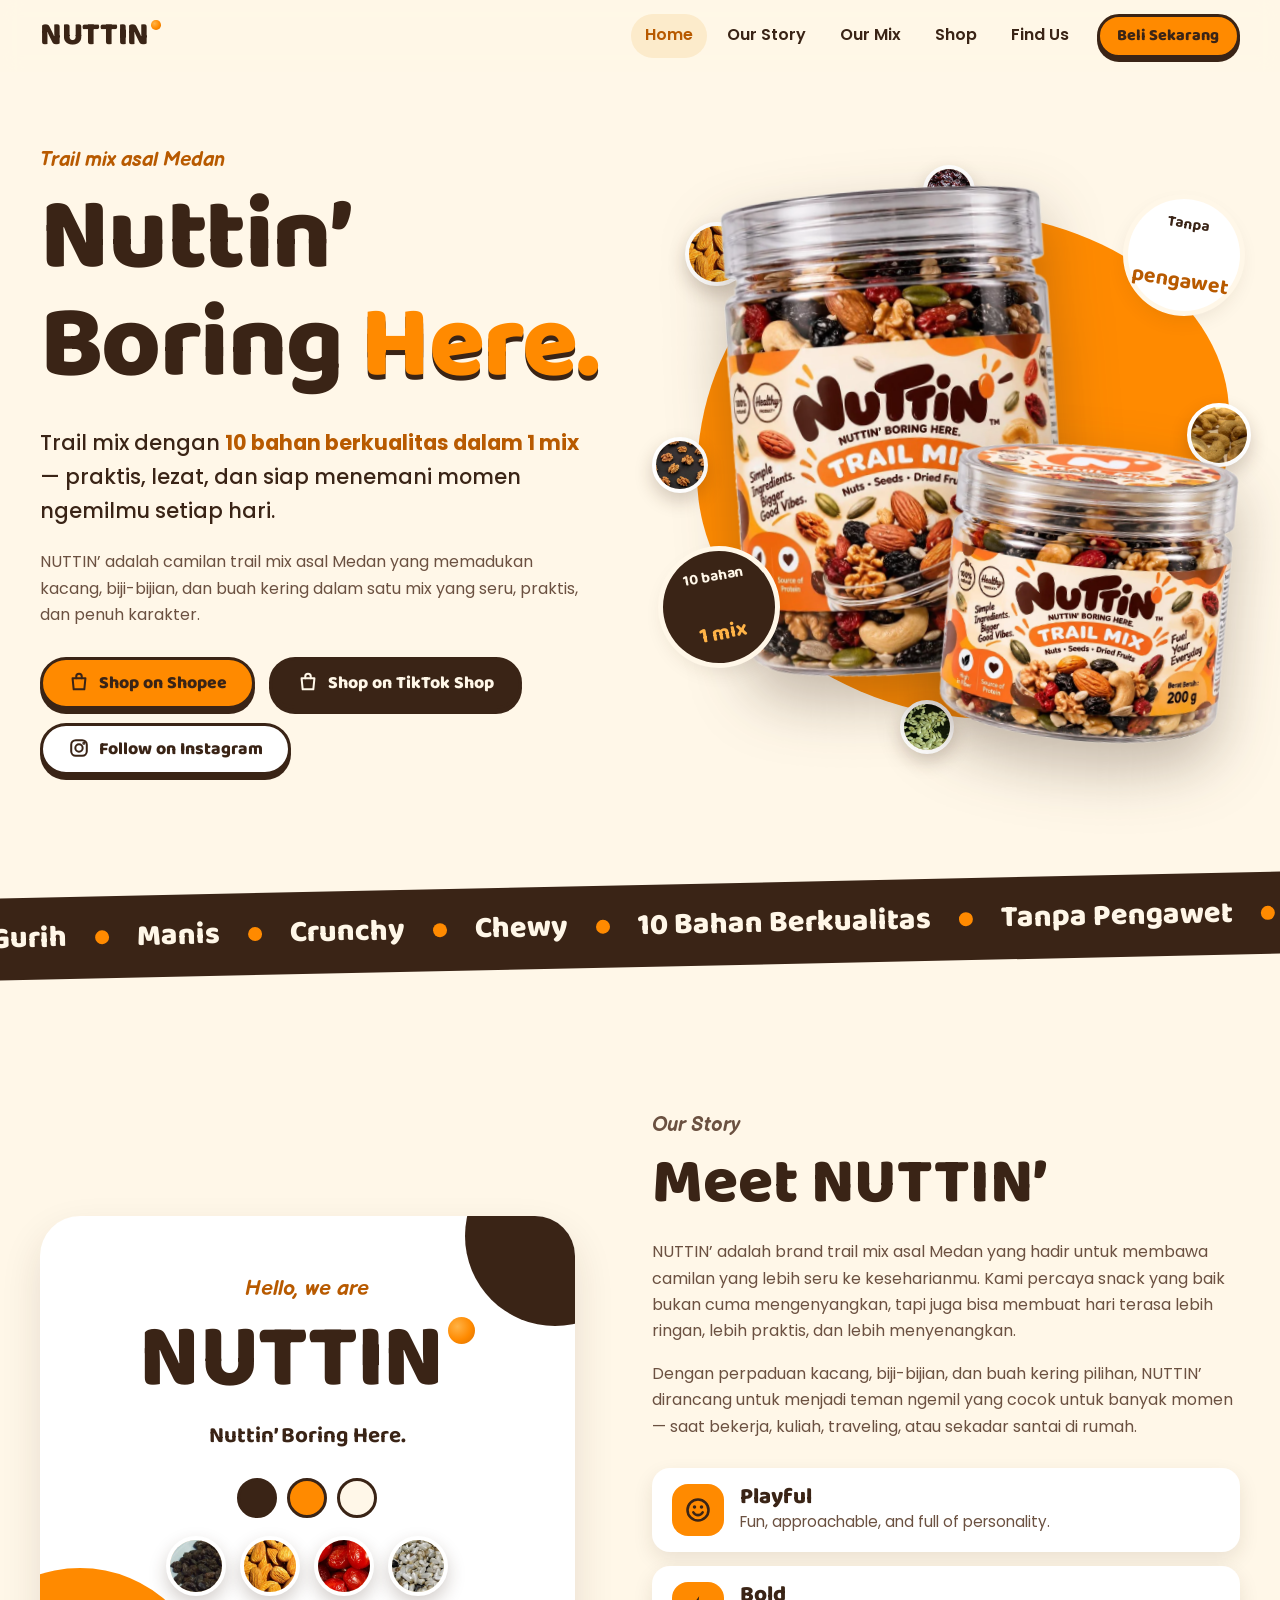
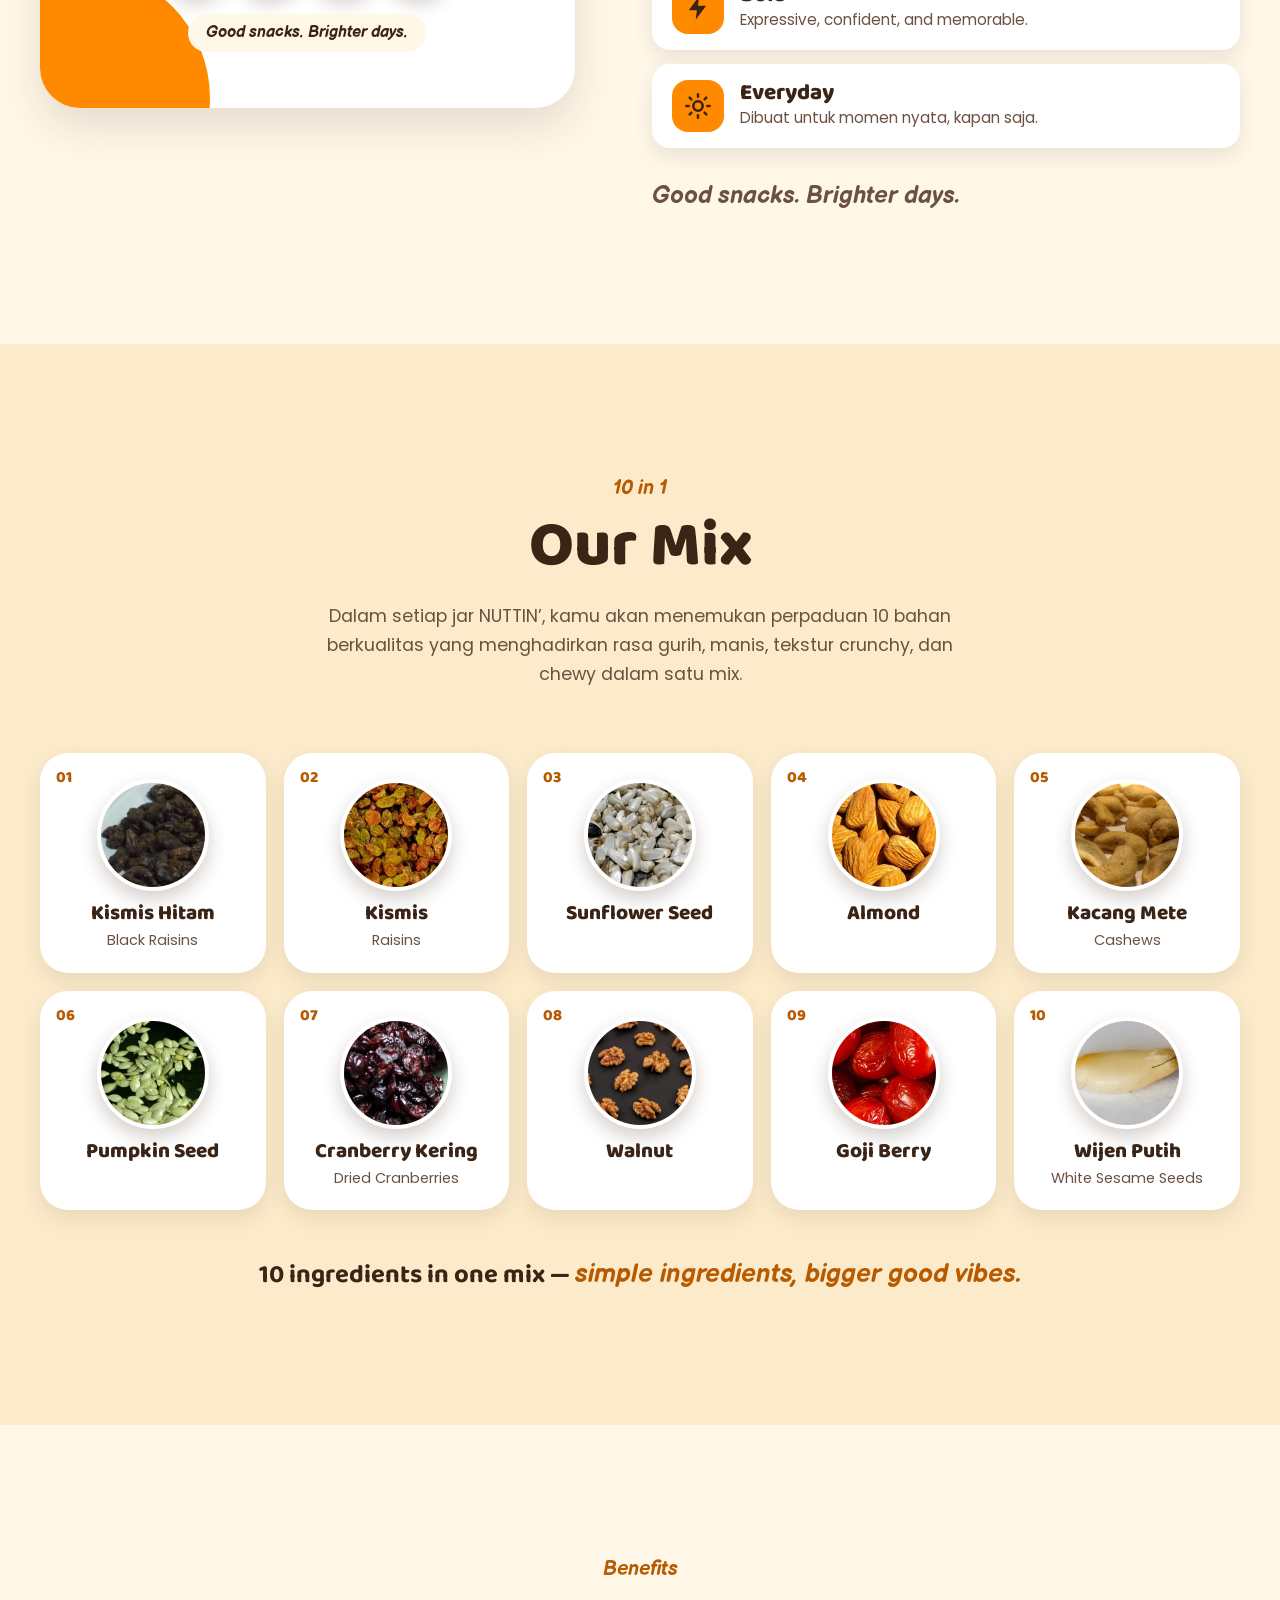
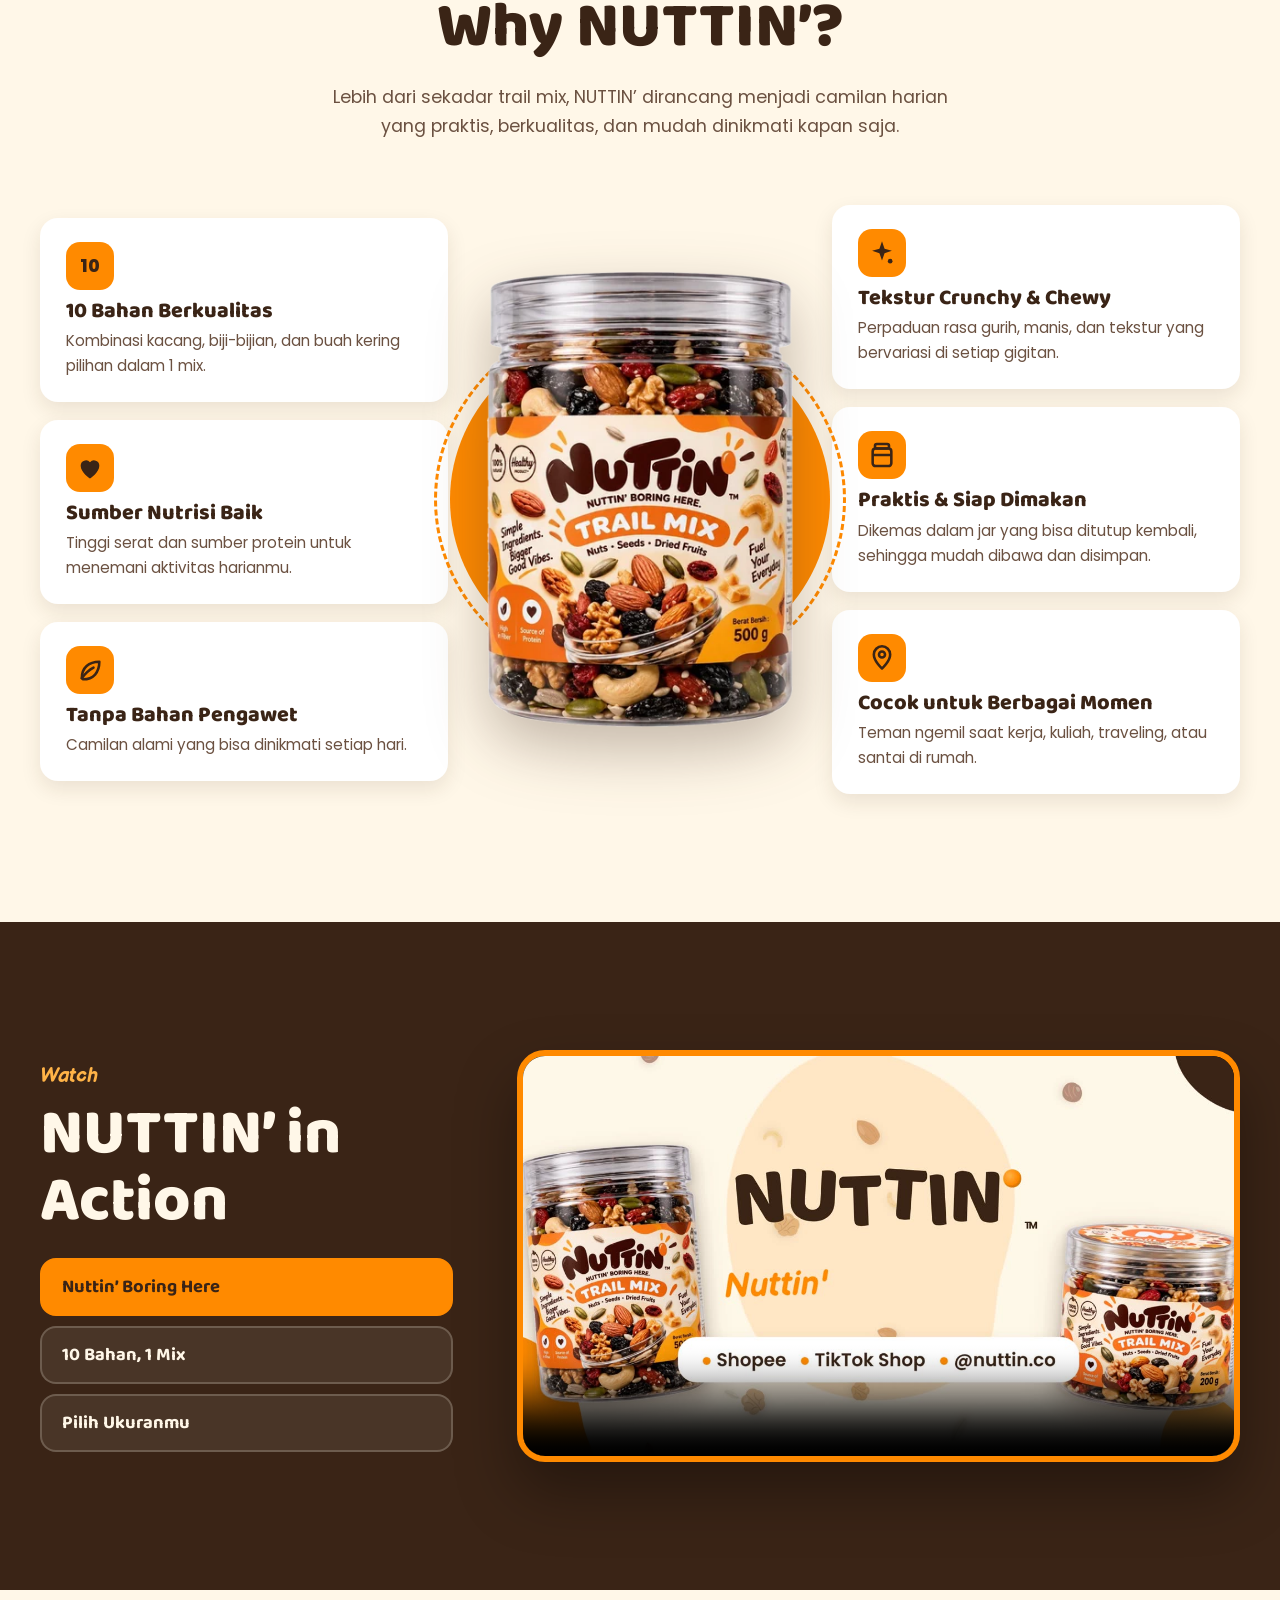
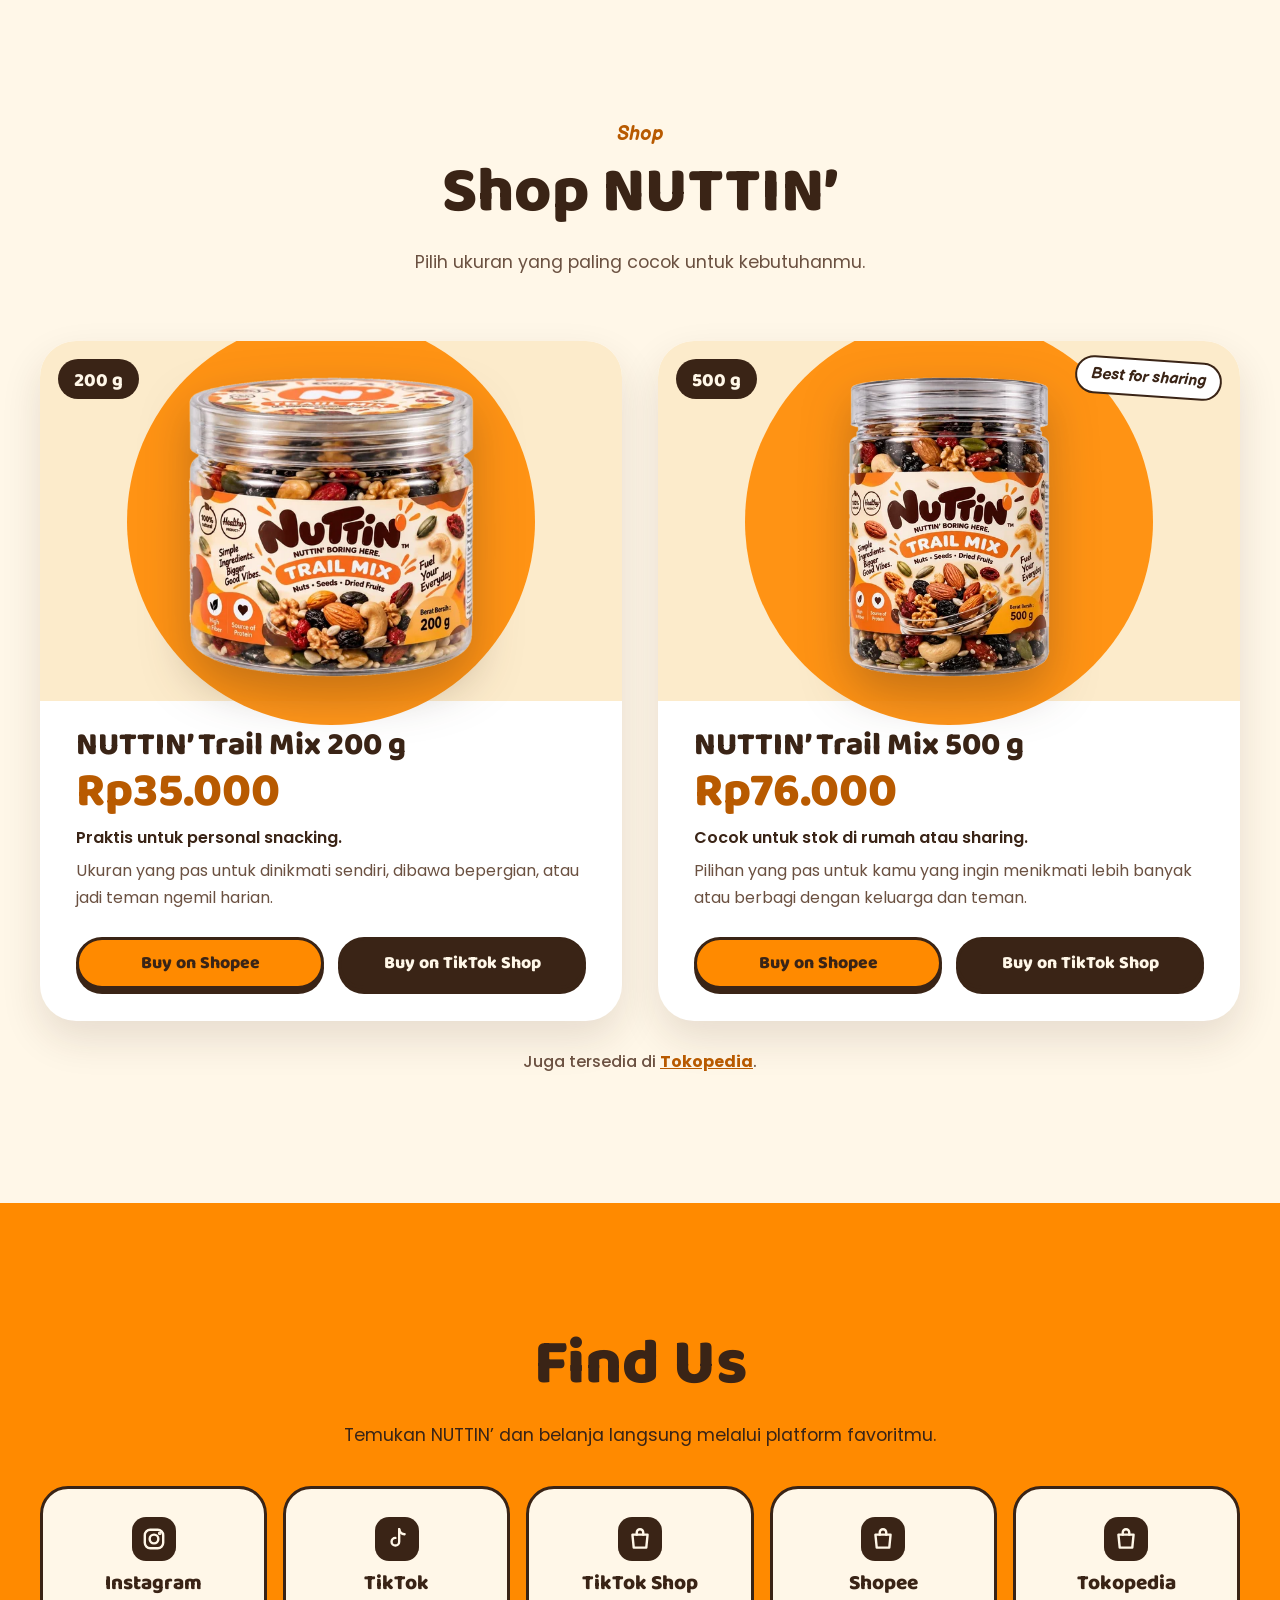
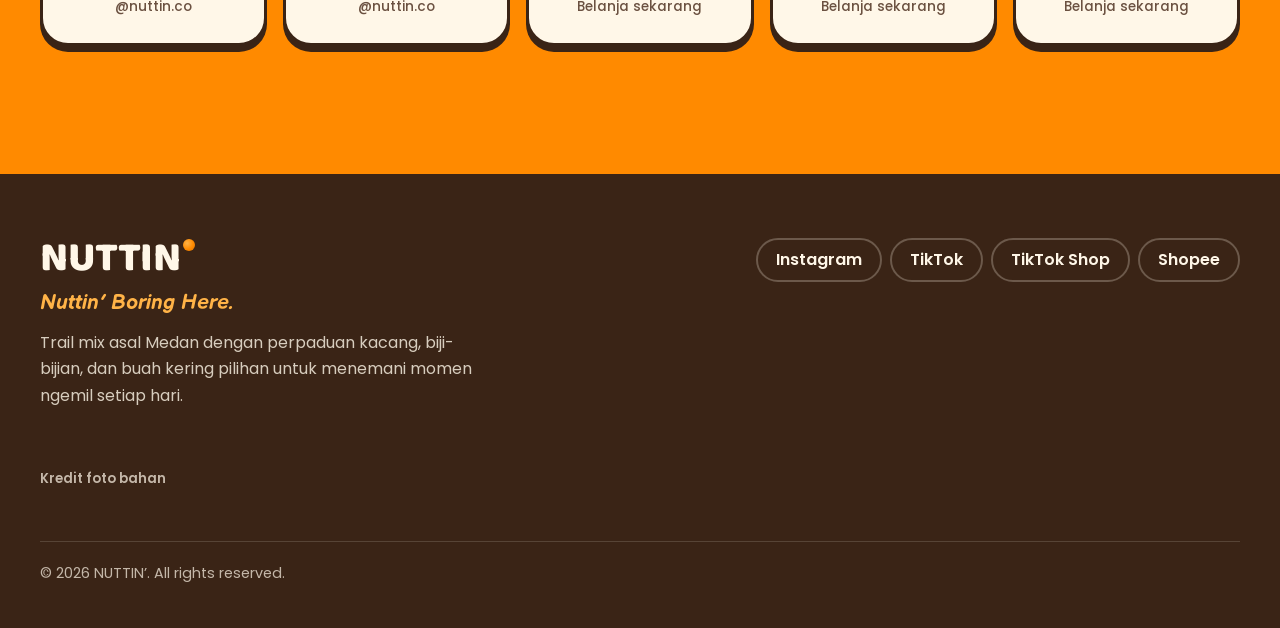
<file: index.html>
<!DOCTYPE html>
<html lang="id">
<head>
  <meta charset="utf-8">
  <meta name="viewport" content="width=device-width, initial-scale=1">
  <title>NUTTIN' Trail Mix — Nuttin' Boring Here.</title>
  <meta name="description" content="NUTTIN' adalah camilan trail mix asal Medan dengan 10 bahan berkualitas dalam 1 mix: kacang, biji-bijian, dan buah kering. Tanpa bahan pengawet.">
  <meta name="theme-color" content="#FF8A00">
  <meta property="og:title" content="NUTTIN' Trail Mix — Nuttin' Boring Here.">
  <meta property="og:description" content="Trail mix dengan 10 bahan berkualitas dalam 1 mix — praktis, lezat, dan siap menemani momen ngemilmu setiap hari.">
  <meta property="og:image" content="assets/video/ad1.jpg">
  <meta property="og:type" content="website">
  <link rel="icon" href="assets/img/favicon.svg" type="image/svg+xml">
  <link rel="preconnect" href="https://fonts.googleapis.com">
  <link rel="preconnect" href="https://fonts.gstatic.com" crossorigin>
  <link href="https://fonts.googleapis.com/css2?family=Baloo+2:wght@600;700;800&family=Balsamiq+Sans:ital,wght@1,700&family=Poppins:wght@400;500;600;700&display=swap" rel="stylesheet">
  <link rel="preload" as="image" href="assets/img/jar500.webp">
  <link rel="stylesheet" href="styles.css?v=3">
</head>
<body>
<a class="skip" href="#main">Langsung ke konten</a>

<header class="nav" id="top">
  <div class="wrap nav__in">
    <a href="#home" class="logo" aria-label="NUTTIN' — kembali ke atas">NUTTIN<span class="logo__nut" aria-hidden="true"></span></a>
    <nav aria-label="Menu utama">
      <button class="nav__toggle" aria-expanded="false" aria-controls="menu"><span class="sr">Buka menu</span><span class="bars" aria-hidden="true"></span></button>
      <ul id="menu" class="nav__menu">
        <li><a href="#home">Home</a></li>
        <li><a href="#story">Our Story</a></li>
        <li><a href="#mix">Our Mix</a></li>
        <li><a href="#shop">Shop</a></li>
        <li><a href="#find">Find Us</a></li>
        <li class="nav__cta"><a class="btn btn--sm" href="#shop">Beli Sekarang</a></li>
      </ul>
    </nav>
  </div>
</header>

<main id="main">

<!-- 1. HOME / HERO -->
<section id="home" class="hero">
  <div class="wrap hero__grid">
    <div class="hero__copy">
      <p class="eyebrow reveal">Trail mix asal Medan</p>
      <h1 class="hero__title reveal">Nuttin’ Boring <span>Here.</span></h1>
      <p class="hero__sub reveal">Trail mix dengan <strong>10 bahan berkualitas dalam 1 mix</strong> — praktis, lezat, dan siap menemani momen ngemilmu setiap hari.</p>
      <p class="hero__intro reveal">NUTTIN’ adalah camilan trail mix asal Medan yang memadukan kacang, biji-bijian, dan buah kering dalam satu mix yang seru, praktis, dan penuh karakter.</p>
      <div class="cta-row reveal">
        <a class="btn" href="https://id.shp.ee/QFvZnTkS" target="_blank" rel="noopener"><svg class="ic"><use href="#i-bag"/></svg>Shop on Shopee</a>
        <a class="btn btn--dark" href="https://vt.tiktok.com/ZSbyNtGrv/" target="_blank" rel="noopener"><svg class="ic"><use href="#i-bag"/></svg>Shop on TikTok Shop</a>
        <a class="btn btn--ghost" href="https://www.instagram.com/nuttin.co?stkn=MXM5eWNsd3lpMHB6aA==" target="_blank" rel="noopener"><svg class="ic"><use href="#i-insta"/></svg>Follow on Instagram</a>
      </div>
    </div>
    <div class="hero__art" aria-hidden="false">
      <div class="blob blob--orange"></div>
      <div class="float f1" data-ing="almond"></div>
      <div class="float f2" data-ing="cranberry"></div>
      <div class="float f3" data-ing="mete"></div>
      <div class="float f4" data-ing="pumpkin"></div>
      <div class="float f5" data-ing="walnut"></div>
      <img class="jar jar--500" src="assets/img/jar500.webp" width="677" height="1000" alt="Jar NUTTIN’ Trail Mix 500 g">
      <img class="jar jar--200" src="assets/img/jar200.webp" width="856" height="900" alt="Jar NUTTIN’ Trail Mix 200 g">
      <span class="sticker sticker--a">10 bahan<br><b>1 mix</b></span>
      <span class="sticker sticker--b">Tanpa<br><b>pengawet</b></span>
    </div>
  </div>
</section>

<div class="marquee-wrap"><div class="marquee" aria-hidden="true">
  <div class="marquee__track">
    <span>Gurih</span><i></i><span>Manis</span><i></i><span>Crunchy</span><i></i><span>Chewy</span><i></i><span>10 Bahan Berkualitas</span><i></i><span>Tanpa Pengawet</span><i></i><span>Fuel Your Everyday</span><i></i>
    <span>Gurih</span><i></i><span>Manis</span><i></i><span>Crunchy</span><i></i><span>Chewy</span><i></i><span>10 Bahan Berkualitas</span><i></i><span>Tanpa Pengawet</span><i></i><span>Fuel Your Everyday</span><i></i>
  </div>
</div></div>

<!-- 2. OUR STORY -->
<section id="story" class="section">
  <div class="wrap story">
    <div class="story__art reveal">
      <div class="brandcard">
        <p class="brandcard__hello">Hello, we are</p>
        <p class="logo logo--xl">NUTTIN<span class="logo__nut" aria-hidden="true"></span></p>
        <p class="brandcard__tag">Nuttin’ Boring Here.</p>
        <div class="brandcard__swatches" aria-hidden="true"><span style="background:#3A2416"></span><span style="background:#FF8A00"></span><span style="background:#FFF7E8"></span></div>
        <div class="brandcard__ings" aria-hidden="true">
          <span data-ing="kismishitam"></span><span data-ing="almond"></span><span data-ing="goji"></span><span data-ing="sunflower"></span>
        </div>
        <p class="brandcard__small">Good snacks. Brighter days.</p>
      </div>
    </div>
    <div class="story__copy">
      <p class="eyebrow reveal">Our Story</p>
      <h2 class="h2 reveal">Meet NUTTIN’</h2>
      <p class="reveal">NUTTIN’ adalah brand trail mix asal Medan yang hadir untuk membawa camilan yang lebih seru ke keseharianmu. Kami percaya snack yang baik bukan cuma mengenyangkan, tapi juga bisa membuat hari terasa lebih ringan, lebih praktis, dan lebih menyenangkan.</p>
      <p class="reveal">Dengan perpaduan kacang, biji-bijian, dan buah kering pilihan, NUTTIN’ dirancang untuk menjadi teman ngemil yang cocok untuk banyak momen — saat bekerja, kuliah, traveling, atau sekadar santai di rumah.</p>
      <ul class="values">
        <li class="value reveal"><svg class="value__ic"><use href="#i-smile"/></svg><div><h3>Playful</h3><p>Fun, approachable, and full of personality.</p></div></li>
        <li class="value reveal"><svg class="value__ic"><use href="#i-bolt"/></svg><div><h3>Bold</h3><p>Expressive, confident, and memorable.</p></div></li>
        <li class="value reveal"><svg class="value__ic"><use href="#i-sun"/></svg><div><h3>Everyday</h3><p>Dibuat untuk momen nyata, kapan saja.</p></div></li>
      </ul>
      <p class="callout reveal">Good snacks. Brighter days.</p>
    </div>
  </div>
</section>

<!-- 3. OUR MIX -->
<section id="mix" class="section section--tint">
  <div class="wrap">
    <div class="head">
      <p class="eyebrow reveal">10 in 1</p>
      <h2 class="h2 reveal">Our Mix</h2>
      <p class="lead reveal">Dalam setiap jar NUTTIN’, kamu akan menemukan perpaduan 10 bahan berkualitas yang menghadirkan rasa gurih, manis, tekstur crunchy, dan chewy dalam satu mix.</p>
    </div>
    <ol class="ings">
      <li class="ing reveal"><span class="ing__no">01</span><span class="ing__ic" data-ing="kismishitam"></span><h3>Kismis Hitam</h3><p>Black Raisins</p></li>
      <li class="ing reveal"><span class="ing__no">02</span><span class="ing__ic" data-ing="kismis"></span><h3>Kismis</h3><p>Raisins</p></li>
      <li class="ing reveal"><span class="ing__no">03</span><span class="ing__ic" data-ing="sunflower"></span><h3>Sunflower Seed</h3><p>&nbsp;</p></li>
      <li class="ing reveal"><span class="ing__no">04</span><span class="ing__ic" data-ing="almond"></span><h3>Almond</h3><p>&nbsp;</p></li>
      <li class="ing reveal"><span class="ing__no">05</span><span class="ing__ic" data-ing="mete"></span><h3>Kacang Mete</h3><p>Cashews</p></li>
      <li class="ing reveal"><span class="ing__no">06</span><span class="ing__ic" data-ing="pumpkin"></span><h3>Pumpkin Seed</h3><p>&nbsp;</p></li>
      <li class="ing reveal"><span class="ing__no">07</span><span class="ing__ic" data-ing="cranberry"></span><h3>Cranberry Kering</h3><p>Dried Cranberries</p></li>
      <li class="ing reveal"><span class="ing__no">08</span><span class="ing__ic" data-ing="walnut"></span><h3>Walnut</h3><p>&nbsp;</p></li>
      <li class="ing reveal"><span class="ing__no">09</span><span class="ing__ic" data-ing="goji"></span><h3>Goji Berry</h3><p>&nbsp;</p></li>
      <li class="ing reveal"><span class="ing__no">10</span><span class="ing__ic" data-ing="wijen"></span><h3>Wijen Putih</h3><p>White Sesame Seeds</p></li>
    </ol>
    <p class="support reveal">10 ingredients in one mix — <span>simple ingredients, bigger good vibes.</span></p>
  </div>
</section>

<!-- 4. WHY NUTTIN' -->
<section id="why" class="section">
  <div class="wrap">
    <div class="head">
      <p class="eyebrow reveal">Benefits</p>
      <h2 class="h2 reveal">Why NUTTIN’?</h2>
      <p class="lead reveal">Lebih dari sekadar trail mix, NUTTIN’ dirancang menjadi camilan harian yang praktis, berkualitas, dan mudah dinikmati kapan saja.</p>
    </div>
    <div class="why">
      <ul class="why__col">
        <li class="ben reveal"><svg class="ben__ic"><use href="#i-ten"/></svg><h3>10 Bahan Berkualitas</h3><p>Kombinasi kacang, biji-bijian, dan buah kering pilihan dalam 1 mix.</p></li>
        <li class="ben reveal"><svg class="ben__ic"><use href="#i-heart"/></svg><h3>Sumber Nutrisi Baik</h3><p>Tinggi serat dan sumber protein untuk menemani aktivitas harianmu.</p></li>
        <li class="ben reveal"><svg class="ben__ic"><use href="#i-leaf"/></svg><h3>Tanpa Bahan Pengawet</h3><p>Camilan alami yang bisa dinikmati setiap hari.</p></li>
      </ul>
      <div class="why__jar reveal">
        <div class="ring"></div>
        <img src="assets/img/jar500-sm.webp" width="339" height="500" loading="lazy" alt="Jar NUTTIN’ Trail Mix">
      </div>
      <ul class="why__col">
        <li class="ben reveal"><svg class="ben__ic"><use href="#i-spark"/></svg><h3>Tekstur Crunchy &amp; Chewy</h3><p>Perpaduan rasa gurih, manis, dan tekstur yang bervariasi di setiap gigitan.</p></li>
        <li class="ben reveal"><svg class="ben__ic"><use href="#i-jar"/></svg><h3>Praktis &amp; Siap Dimakan</h3><p>Dikemas dalam jar yang bisa ditutup kembali, sehingga mudah dibawa dan disimpan.</p></li>
        <li class="ben reveal"><svg class="ben__ic"><use href="#i-pin"/></svg><h3>Cocok untuk Berbagai Momen</h3><p>Teman ngemil saat kerja, kuliah, traveling, atau santai di rumah.</p></li>
      </ul>
    </div>
  </div>
</section>

<!-- WATCH -->
<section id="watch" class="section section--brown">
  <div class="wrap watch">
    <div class="watch__copy">
      <p class="eyebrow eyebrow--light reveal">Watch</p>
      <h2 class="h2 reveal">NUTTIN’ in Action</h2>
      <div class="tabs reveal" role="tablist" aria-label="Pilih video">
        <button role="tab" aria-selected="true" data-src="assets/video/ad1.mp4" data-poster="assets/video/ad1.jpg">Nuttin’ Boring Here</button>
        <button role="tab" aria-selected="false" data-src="assets/video/ad2.mp4" data-poster="assets/video/ad2.jpg">10 Bahan, 1 Mix</button>
        <button role="tab" aria-selected="false" data-src="assets/video/ad3.mp4" data-poster="assets/video/ad3.jpg">Pilih Ukuranmu</button>
      </div>
    </div>
    <div class="watch__player reveal">
      <video id="player" controls playsinline preload="none" poster="assets/video/ad1.jpg" width="1280" height="720">
        <source src="assets/video/ad1.mp4" type="video/mp4">
      </video>
    </div>
  </div>
</section>

<!-- 5. SHOP -->
<section id="shop" class="section">
  <div class="wrap">
    <div class="head">
      <p class="eyebrow reveal">Shop</p>
      <h2 class="h2 reveal">Shop NUTTIN’</h2>
      <p class="lead reveal">Pilih ukuran yang paling cocok untuk kebutuhanmu.</p>
    </div>
    <div class="products">
      <article class="product reveal">
        <div class="product__img"><img src="assets/img/jar200-sm.webp" width="428" height="450" loading="lazy" alt="NUTTIN’ Trail Mix 200 g"><span class="size">200 g</span></div>
        <div class="product__body">
          <h3>NUTTIN’ Trail Mix 200 g</h3>
          <p class="price">Rp35.000</p>
          <p class="product__tag">Praktis untuk personal snacking.</p>
          <p>Ukuran yang pas untuk dinikmati sendiri, dibawa bepergian, atau jadi teman ngemil harian.</p>
          <div class="cta-row">
            <a class="btn" href="https://id.shp.ee/QFvZnTkS" target="_blank" rel="noopener">Buy on Shopee</a>
            <a class="btn btn--dark" href="https://vt.tiktok.com/ZSbyNtGrv/" target="_blank" rel="noopener">Buy on TikTok Shop</a>
          </div>
        </div>
      </article>
      <article class="product product--big reveal">
        <div class="product__img"><img src="assets/img/jar500-sm.webp" width="339" height="500" loading="lazy" alt="NUTTIN’ Trail Mix 500 g"><span class="size">500 g</span><span class="flag">Best for sharing</span></div>
        <div class="product__body">
          <h3>NUTTIN’ Trail Mix 500 g</h3>
          <p class="price">Rp76.000</p>
          <p class="product__tag">Cocok untuk stok di rumah atau sharing.</p>
          <p>Pilihan yang pas untuk kamu yang ingin menikmati lebih banyak atau berbagi dengan keluarga dan teman.</p>
          <div class="cta-row">
            <a class="btn" href="https://id.shp.ee/QFvZnTkS" target="_blank" rel="noopener">Buy on Shopee</a>
            <a class="btn btn--dark" href="https://vt.tiktok.com/ZSbyNtGrv/" target="_blank" rel="noopener">Buy on TikTok Shop</a>
          </div>
        </div>
      </article>
    </div>
    <p class="note reveal">Juga tersedia di <a href="https://tk.tokopedia.com/ZSbgwoMDU/" target="_blank" rel="noopener">Tokopedia</a>.</p>
  </div>
</section>

<!-- 6. FIND US -->
<section id="find" class="section section--orange">
  <div class="wrap find">
    <h2 class="h2 reveal">Find Us</h2>
    <p class="lead reveal">Temukan NUTTIN’ dan belanja langsung melalui platform favoritmu.</p>
    <ul class="platforms">
      <li class="reveal"><a href="https://www.instagram.com/nuttin.co?stkn=MXM5eWNsd3lpMHB6aA==" target="_blank" rel="noopener"><svg class="ic"><use href="#i-insta"/></svg><span>Instagram<small>@nuttin.co</small></span></a></li>
      <li class="reveal"><a href="https://www.tiktok.com/@nuttin.co?_r=1&amp;_t=ZS-9ANVLg5MFNd" target="_blank" rel="noopener"><svg class="ic"><use href="#i-note"/></svg><span>TikTok<small>@nuttin.co</small></span></a></li>
      <li class="reveal"><a href="https://vt.tiktok.com/ZSbyNtGrv/" target="_blank" rel="noopener"><svg class="ic"><use href="#i-bag"/></svg><span>TikTok Shop<small>Belanja sekarang</small></span></a></li>
      <li class="reveal"><a href="https://id.shp.ee/QFvZnTkS" target="_blank" rel="noopener"><svg class="ic"><use href="#i-bag"/></svg><span>Shopee<small>Belanja sekarang</small></span></a></li>
      <li class="reveal"><a href="https://tk.tokopedia.com/ZSbgwoMDU/" target="_blank" rel="noopener"><svg class="ic"><use href="#i-bag"/></svg><span>Tokopedia<small>Belanja sekarang</small></span></a></li>
    </ul>
  </div>
</section>

</main>

<footer class="footer">
  <div class="wrap footer__grid">
    <div>
      <p class="logo logo--light">NUTTIN<span class="logo__nut" aria-hidden="true"></span></p>
      <p class="footer__line">Nuttin’ Boring Here.</p>
      <p class="footer__text">Trail mix asal Medan dengan perpaduan kacang, biji-bijian, dan buah kering pilihan untuk menemani momen ngemil setiap hari.</p>
    </div>
    <nav aria-label="Link footer">
      <ul class="footer__links">
        <li><a href="https://www.instagram.com/nuttin.co?stkn=MXM5eWNsd3lpMHB6aA==" target="_blank" rel="noopener">Instagram</a></li>
        <li><a href="https://www.tiktok.com/@nuttin.co?_r=1&amp;_t=ZS-9ANVLg5MFNd" target="_blank" rel="noopener">TikTok</a></li>
        <li><a href="https://vt.tiktok.com/ZSbyNtGrv/" target="_blank" rel="noopener">TikTok Shop</a></li>
        <li><a href="https://id.shp.ee/QFvZnTkS" target="_blank" rel="noopener">Shopee</a></li>
      </ul>
    </nav>
  </div>
  <details class="wrap credits">
    <summary>Kredit foto bahan</summary>
    <ul>
        <li>Kismis Hitam: <a href="https://www.flickr.com/photos/58990192@N03/5998383118" target="_blank" rel="noopener">“food_breakfast_oatmeal_ingredients_1”</a> oleh time_anchor, <a href="https://creativecommons.org/licenses/by/2.0/" target="_blank" rel="noopener">CC BY 2.0</a> (dipotong)</li>
        <li>Kismis: <a href="https://www.flickr.com/photos/144152028@N08/30776150693" target="_blank" rel="noopener">“golden-raisins”</a> oleh aronbaker2, <a href="https://creativecommons.org/licenses/by/2.0/" target="_blank" rel="noopener">CC BY 2.0</a> (dipotong)</li>
        <li>Sunflower Seed: <a href="https://www.flickr.com/photos/78428166@N00/4588083624" target="_blank" rel="noopener">“Bird Feed”</a> oleh Tobyotter, <a href="https://creativecommons.org/licenses/by/2.0/" target="_blank" rel="noopener">CC BY 2.0</a> (dipotong)</li>
        <li>Almond: <a href="https://www.flickr.com/photos/60879087@N02/5605239684" target="_blank" rel="noopener">“Almonds”</a> oleh HealthAliciousNess, <a href="https://creativecommons.org/licenses/by/2.0/" target="_blank" rel="noopener">CC BY 2.0</a> (dipotong)</li>
        <li>Kacang Mete: <a href="https://www.flickr.com/photos/13144581@N00/4208655591" target="_blank" rel="noopener">“Cashews”</a> oleh Razor512, <a href="https://creativecommons.org/licenses/by/2.0/" target="_blank" rel="noopener">CC BY 2.0</a> (dipotong)</li>
        <li>Pumpkin Seed: <a href="https://www.flickr.com/photos/25925793@N00/5131158816" target="_blank" rel="noopener">“Toasting pumpkin seeds”</a> oleh fifikins, <a href="https://creativecommons.org/licenses/by/2.0/" target="_blank" rel="noopener">CC BY 2.0</a> (dipotong)</li>
        <li>Cranberry Kering: <a href="https://www.flickr.com/photos/70757891@N00/3790084214" target="_blank" rel="noopener">“Cranberry Walnut Bread - Dried cranberries”</a> oleh grongar, <a href="https://creativecommons.org/licenses/by/2.0/" target="_blank" rel="noopener">CC BY 2.0</a> (dipotong)</li>
        <li>Walnut: <a href="https://www.flickr.com/photos/155753322@N06/41903868530" target="_blank" rel="noopener">“Seamless pattern with walnut. Abstract backgroun”</a> oleh www.readyelements.com, <a href="https://creativecommons.org/publicdomain/zero/1.0/" target="_blank" rel="noopener">CC0 1.0</a> (dipotong)</li>
        <li>Goji Berry: <a href="https://commons.wikimedia.org/w/index.php?curid=68294744" target="_blank" rel="noopener">“Goji berries”</a> oleh Jeon Sang O, <a href="https://creativecommons.org/publicdomain/zero/1.0/" target="_blank" rel="noopener">CC0 1.0</a> (dipotong)</li>
        <li>Wijen Putih: <a href="https://www.flickr.com/photos/29507259@N02/7544213838" target="_blank" rel="noopener">“Sesame seed at 2:1 magnification”</a> oleh D Coetzee, <a href="https://creativecommons.org/publicdomain/zero/1.0/" target="_blank" rel="noopener">CC0 1.0</a> (dipotong)</li>
    </ul>
  </details>
  <p class="wrap footer__copy">© 2026 NUTTIN’. All rights reserved.</p>
</footer>

<!-- icon sprite -->
<svg width="0" height="0" style="position:absolute" aria-hidden="true">
  <symbol id="i-bag" viewBox="0 0 24 24" fill="none" stroke="currentColor" stroke-width="2.2" stroke-linecap="round" stroke-linejoin="round"><path d="M5 8h14l-1.2 12H6.2z"/><path d="M9 8V6a3 3 0 0 1 6 0v2"/></symbol>
  <symbol id="i-insta" viewBox="0 0 24 24" fill="none" stroke="currentColor" stroke-width="2.2" stroke-linecap="round"><rect x="3.5" y="3.5" width="17" height="17" rx="5"/><circle cx="12" cy="12" r="4"/><circle cx="17.3" cy="6.7" r=".6" fill="currentColor"/></symbol>
  <symbol id="i-note" viewBox="0 0 24 24" fill="none" stroke="currentColor" stroke-width="2.2" stroke-linecap="round" stroke-linejoin="round"><path d="M14 3v11.5a3.5 3.5 0 1 1-3.5-3.5"/><path d="M14 3c.5 2.6 2.4 4.4 5 4.6"/></symbol>
  <symbol id="i-smile" viewBox="0 0 24 24" fill="none" stroke="currentColor" stroke-width="2.2" stroke-linecap="round"><circle cx="12" cy="12" r="9"/><path d="M8 14c1 1.6 2.4 2.4 4 2.4s3-.8 4-2.4"/><path d="M9 9.5h.01M15 9.5h.01" stroke-width="3"/></symbol>
  <symbol id="i-bolt" viewBox="0 0 24 24" fill="currentColor"><path d="M13 2 4 14h7l-1 8 9-12h-7z"/></symbol>
  <symbol id="i-sun" viewBox="0 0 24 24" fill="none" stroke="currentColor" stroke-width="2.2" stroke-linecap="round"><circle cx="12" cy="12" r="4"/><path d="M12 2v2M12 20v2M4.9 4.9l1.4 1.4M17.7 17.7l1.4 1.4M2 12h2M20 12h2M4.9 19.1l1.4-1.4M17.7 6.3l1.4-1.4"/></symbol>
  <symbol id="i-heart" viewBox="0 0 24 24" fill="currentColor"><path d="M12 21s-8-5.2-8-11a4.6 4.6 0 0 1 8-3 4.6 4.6 0 0 1 8 3c0 5.8-8 11-8 11z"/></symbol>
  <symbol id="i-leaf" viewBox="0 0 24 24" fill="none" stroke="currentColor" stroke-width="2.2" stroke-linecap="round" stroke-linejoin="round"><path d="M5 19c0-9 6-14 15-14 0 9-5 15-14 15"/><path d="M5 19c3-4 6-7 10-9"/></symbol>
  <symbol id="i-spark" viewBox="0 0 24 24" fill="currentColor"><path d="M12 2l2.2 6.3L20.5 10l-6.3 2.2L12 18.5l-2.2-6.3L3.5 10l6.3-1.7z"/><circle cx="19" cy="19" r="2"/></symbol>
  <symbol id="i-jar" viewBox="0 0 24 24" fill="none" stroke="currentColor" stroke-width="2.2" stroke-linejoin="round"><rect x="6" y="2.5" width="12" height="4" rx="1.5"/><path d="M6.5 6.5h11c1.4 0 2.5 1.1 2.5 2.5v10a2.5 2.5 0 0 1-2.5 2.5h-11A2.5 2.5 0 0 1 4 19V9c0-1.4 1.1-2.5 2.5-2.5z"/><path d="M4 12h16"/></symbol>
  <symbol id="i-pin" viewBox="0 0 24 24" fill="none" stroke="currentColor" stroke-width="2.2" stroke-linecap="round" stroke-linejoin="round"><path d="M12 21s7-6.2 7-12a7 7 0 0 0-14 0c0 5.8 7 12 7 12z"/><circle cx="12" cy="9" r="2.6"/></symbol>
  <symbol id="i-ten" viewBox="0 0 24 24"><text x="12" y="17" text-anchor="middle" font-family="Baloo 2, sans-serif" font-weight="800" font-size="15" fill="currentColor">10</text></symbol>
</svg>

<script src="main.js?v=3" defer></script>
</body>
</html>
</file>
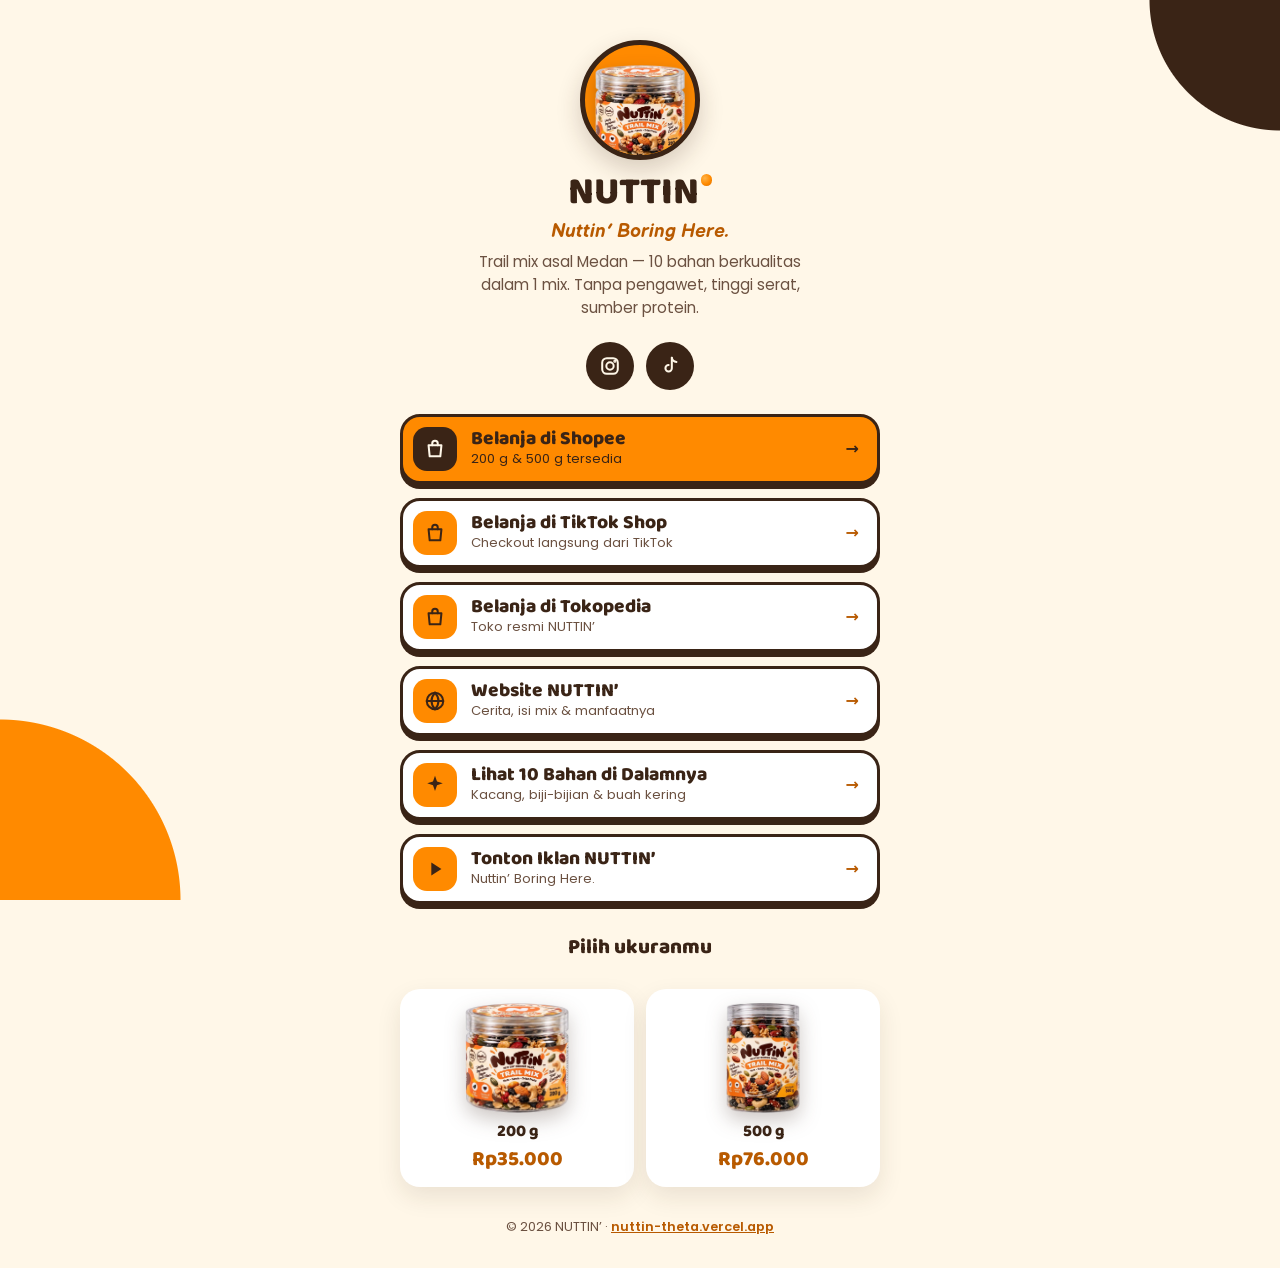
<file: links.html>
<!DOCTYPE html>
<html lang="id">
<head>
  <meta charset="utf-8">
  <meta name="viewport" content="width=device-width, initial-scale=1">
  <title>NUTTIN' — Links</title>
  <meta name="description" content="Semua link NUTTIN' Trail Mix: belanja di Shopee, TikTok Shop, Tokopedia, dan ikuti kami di Instagram & TikTok.">
  <meta name="theme-color" content="#FF8A00">
  <meta property="og:title" content="NUTTIN' — Nuttin' Boring Here.">
  <meta property="og:description" content="Trail mix 10 bahan berkualitas dalam 1 mix. Belanja & ikuti NUTTIN' di sini.">
  <meta property="og:image" content="assets/video/ad1.jpg">
  <link rel="icon" href="assets/img/favicon.svg" type="image/svg+xml">
  <link rel="preconnect" href="https://fonts.googleapis.com">
  <link rel="preconnect" href="https://fonts.gstatic.com" crossorigin>
  <link href="https://fonts.googleapis.com/css2?family=Baloo+2:wght@700;800&family=Balsamiq+Sans:ital,wght@1,700&family=Poppins:wght@400;500;600&display=swap" rel="stylesheet">
  <style>
    :root { --brown: #3A2416; --orange: #FF8A00; --orange-deep: #B85A00; --orange-soft: #FFB347; --cream: #FFF7E8; --cream-2: #FCEBCB; --muted: #6B5141; }
    * { box-sizing: border-box; }
    html, body { margin: 0; }
    body {
      min-height: 100vh; font-family: 'Poppins', system-ui, sans-serif; color: var(--brown); line-height: 1.5;
      background: var(--cream);
      background-image: radial-gradient(circle at 0% 100%, var(--orange) 0 180px, transparent 181px), radial-gradient(circle at 100% 0%, var(--brown) 0 130px, transparent 131px);
      background-attachment: fixed;
    }
    :focus-visible { outline: 3px solid var(--orange); outline-offset: 3px; border-radius: 12px; }
    .page { width: min(480px, 100% - 32px); margin: 0 auto; padding: 40px 0 32px; text-align: center; }
    .avatar { width: 120px; height: 120px; margin: 0 auto 14px; border-radius: 50%; background: var(--orange); border: 5px solid var(--brown); display: grid; place-items: center; overflow: hidden; box-shadow: 0 10px 24px rgba(58,36,22,.2); }
    .avatar img { width: 82%; height: auto; margin-top: 18%; filter: drop-shadow(0 6px 8px rgba(58,36,22,.3)); }
    h1 { font-family: 'Baloo 2', sans-serif; font-weight: 800; font-size: 2.4rem; line-height: 1; margin: 0; display: inline-flex; align-items: flex-start; }
    h1 .nut { width: .3em; height: .3em; border-radius: 50%; margin-left: .05em; background: radial-gradient(circle at 35% 35%, var(--orange-soft), var(--orange) 55%, #D96F00); }
    .tag { font-family: 'Balsamiq Sans', cursive; font-style: italic; font-weight: 700; color: var(--orange-deep); font-size: 1.2rem; margin: 6px 0 4px; }
    .bio { color: var(--muted); font-size: .95rem; margin: 0 auto 22px; max-width: 360px; }
    .socials { display: flex; justify-content: center; gap: 12px; margin-bottom: 24px; }
    .socials a { width: 48px; height: 48px; border-radius: 50%; display: grid; place-items: center; background: var(--brown); color: var(--cream); transition: transform .18s, background-color .18s; }
    .socials a:hover { transform: translateY(-3px); background: var(--orange); color: var(--brown); }
    .socials svg { width: 22px; height: 22px; }
    .links { list-style: none; padding: 0; margin: 0; display: grid; gap: 14px; }
    .link {
      display: flex; align-items: center; gap: 14px; min-height: 64px; padding: 10px 18px 10px 10px;
      background: #fff; color: var(--brown); text-decoration: none; text-align: left;
      border: 3px solid var(--brown); border-radius: 20px; box-shadow: 0 5px 0 var(--brown);
      transition: transform .18s ease, box-shadow .18s ease;
    }
    .link:hover { transform: translateY(-2px); box-shadow: 0 7px 0 var(--brown); }
    .link:active { transform: translateY(3px); box-shadow: 0 2px 0 var(--brown); }
    .link .ic { flex: none; width: 44px; height: 44px; border-radius: 14px; display: grid; place-items: center; background: var(--orange); color: var(--brown); }
    .link .ic svg { width: 22px; height: 22px; }
    .link b { display: block; font-family: 'Baloo 2', sans-serif; font-weight: 800; font-size: 1.2rem; line-height: 1.1; }
    .link small { display: block; color: var(--muted); font-size: .82rem; }
    .link .arrow { margin-left: auto; font-weight: 700; color: var(--orange-deep); }
    .link--main { background: var(--orange); }
    .link--main .ic { background: var(--brown); color: var(--cream); }
    .link--main small { color: var(--brown); }
    .link--main .arrow { color: var(--brown); }
    .products { display: grid; grid-template-columns: 1fr 1fr; gap: 12px; margin: 26px 0 8px; }
    .prod { background: #fff; border-radius: 20px; padding: 14px 10px 12px; box-shadow: 0 10px 24px rgba(58,36,22,.1); text-decoration: none; color: inherit; transition: transform .2s; }
    .prod:hover { transform: translateY(-3px); }
    .prod img { height: 110px; width: auto; margin: 0 auto 6px; display: block; filter: drop-shadow(0 8px 10px rgba(58,36,22,.25)); }
    .prod b { display: block; font-family: 'Baloo 2', sans-serif; font-weight: 800; font-size: 1.05rem; }
    .prod span { font-family: 'Baloo 2', sans-serif; font-weight: 800; color: var(--orange-deep); font-size: 1.3rem; }
    .section-title { font-family: 'Baloo 2', sans-serif; font-weight: 800; font-size: 1.3rem; margin: 28px 0 0; }
    footer { margin-top: 30px; font-size: .8rem; color: var(--muted); }
    footer a { color: var(--orange-deep); font-weight: 600; }
    @media (prefers-reduced-motion: reduce) { * { transition: none !important; } }
  </style>
</head>
<body>
<main class="page">
  <div class="avatar"><img src="assets/img/jar200-sm.webp" width="428" height="450" alt="Jar NUTTIN' Trail Mix"></div>
  <h1>NUTTIN<span class="nut" aria-hidden="true"></span></h1>
  <p class="tag">Nuttin’ Boring Here.</p>
  <p class="bio">Trail mix asal Medan — 10 bahan berkualitas dalam 1 mix. Tanpa pengawet, tinggi serat, sumber protein.</p>

  <nav class="socials" aria-label="Media sosial">
    <a href="https://www.instagram.com/nuttin.co?stkn=MXM5eWNsd3lpMHB6aA==" target="_blank" rel="noopener" aria-label="Instagram @nuttin.co"><svg viewBox="0 0 24 24" fill="none" stroke="currentColor" stroke-width="2.2" stroke-linecap="round"><rect x="3.5" y="3.5" width="17" height="17" rx="5"/><circle cx="12" cy="12" r="4"/><circle cx="17.3" cy="6.7" r=".6" fill="currentColor"/></svg></a>
    <a href="https://www.tiktok.com/@nuttin.co?_r=1&amp;_t=ZS-9ANVLg5MFNd" target="_blank" rel="noopener" aria-label="TikTok @nuttin.co"><svg viewBox="0 0 24 24" fill="none" stroke="currentColor" stroke-width="2.2" stroke-linecap="round" stroke-linejoin="round"><path d="M14 3v11.5a3.5 3.5 0 1 1-3.5-3.5"/><path d="M14 3c.5 2.6 2.4 4.4 5 4.6"/></svg></a>
  </nav>

  <ul class="links">
    <li><a class="link link--main" href="https://id.shp.ee/QFvZnTkS" target="_blank" rel="noopener"><span class="ic"><svg viewBox="0 0 24 24" fill="none" stroke="currentColor" stroke-width="2.2" stroke-linecap="round" stroke-linejoin="round"><path d="M5 8h14l-1.2 12H6.2z"/><path d="M9 8V6a3 3 0 0 1 6 0v2"/></svg></span><span><b>Belanja di Shopee</b><small>200 g &amp; 500 g tersedia</small></span><span class="arrow" aria-hidden="true">→</span></a></li>
    <li><a class="link" href="https://vt.tiktok.com/ZSbyNtGrv/" target="_blank" rel="noopener"><span class="ic"><svg viewBox="0 0 24 24" fill="none" stroke="currentColor" stroke-width="2.2" stroke-linecap="round" stroke-linejoin="round"><path d="M5 8h14l-1.2 12H6.2z"/><path d="M9 8V6a3 3 0 0 1 6 0v2"/></svg></span><span><b>Belanja di TikTok Shop</b><small>Checkout langsung dari TikTok</small></span><span class="arrow" aria-hidden="true">→</span></a></li>
    <li><a class="link" href="https://tk.tokopedia.com/ZSbgwoMDU/" target="_blank" rel="noopener"><span class="ic"><svg viewBox="0 0 24 24" fill="none" stroke="currentColor" stroke-width="2.2" stroke-linecap="round" stroke-linejoin="round"><path d="M5 8h14l-1.2 12H6.2z"/><path d="M9 8V6a3 3 0 0 1 6 0v2"/></svg></span><span><b>Belanja di Tokopedia</b><small>Toko resmi NUTTIN’</small></span><span class="arrow" aria-hidden="true">→</span></a></li>
    <li><a class="link" href="/"><span class="ic"><svg viewBox="0 0 24 24" fill="none" stroke="currentColor" stroke-width="2.2" stroke-linecap="round"><circle cx="12" cy="12" r="9"/><path d="M3 12h18M12 3c2.5 2.6 3.8 5.6 3.8 9s-1.3 6.4-3.8 9c-2.5-2.6-3.8-5.6-3.8-9S9.5 5.6 12 3z"/></svg></span><span><b>Website NUTTIN’</b><small>Cerita, isi mix &amp; manfaatnya</small></span><span class="arrow" aria-hidden="true">→</span></a></li>
    <li><a class="link" href="/#mix"><span class="ic"><svg viewBox="0 0 24 24" fill="currentColor"><path d="M12 2l2.2 6.3L20.5 10l-6.3 2.2L12 18.5l-2.2-6.3L3.5 10l6.3-1.7z"/></svg></span><span><b>Lihat 10 Bahan di Dalamnya</b><small>Kacang, biji-bijian &amp; buah kering</small></span><span class="arrow" aria-hidden="true">→</span></a></li>
    <li><a class="link" href="/#watch"><span class="ic"><svg viewBox="0 0 24 24" fill="currentColor"><path d="M8 5v14l11-7z"/></svg></span><span><b>Tonton Iklan NUTTIN’</b><small>Nuttin’ Boring Here.</small></span><span class="arrow" aria-hidden="true">→</span></a></li>
  </ul>

  <p class="section-title">Pilih ukuranmu</p>
  <div class="products">
    <a class="prod" href="https://id.shp.ee/QFvZnTkS" target="_blank" rel="noopener"><img src="assets/img/jar200-sm.webp" width="428" height="450" alt="NUTTIN’ Trail Mix 200 g" loading="lazy"><b>200 g</b><span>Rp35.000</span></a>
    <a class="prod" href="https://id.shp.ee/QFvZnTkS" target="_blank" rel="noopener"><img src="assets/img/jar500-sm.webp" width="339" height="500" alt="NUTTIN’ Trail Mix 500 g" loading="lazy"><b>500 g</b><span>Rp76.000</span></a>
  </div>

  <footer>© 2026 NUTTIN’ · <a href="/">nuttin-theta.vercel.app</a></footer>
</main>
</body>
</html>
</file>
<file: styles.css>
/* NUTTIN' — brand tokens */
:root {
  --brown: #3A2416;
  --brown-2: #5A3A26;
  --orange: #FF8A00;
  --orange-deep: #B85A00;   /* orange for small text on cream (AA contrast) */
  --orange-soft: #FFB347;
  --cream: #FFF7E8;
  --cream-2: #FCEBCB;
  --white: #FFFFFF;
  --ink: #3A2416;
  --muted: #6B5141;
  --radius: 28px;
  --radius-sm: 18px;
  --shadow: 0 18px 40px rgba(58, 36, 22, .12);
  --shadow-sm: 0 8px 20px rgba(58, 36, 22, .10);
  --f-head: 'Baloo 2', system-ui, sans-serif;
  --f-accent: 'Balsamiq Sans', 'Baloo 2', cursive;
  --f-body: 'Poppins', system-ui, sans-serif;
  --nav-h: 72px;
}

*, *::before, *::after { box-sizing: border-box; }
html { overflow-x: clip; scroll-behavior: smooth; scroll-padding-top: calc(var(--nav-h) + 12px); }
body {
  margin: 0;
  background: var(--cream);
  color: var(--ink);
  font-family: var(--f-body);
  font-size: 16px;
  line-height: 1.65;
  -webkit-font-smoothing: antialiased;
  overflow-x: hidden;
}
img, video, svg { display: block; max-width: 100%; }
img { height: auto; }
a { color: inherit; }
h1, h2, h3 { font-family: var(--f-head); font-weight: 800; line-height: 1.05; margin: 0; }
p { margin: 0 0 1em; }
ul, ol { list-style: none; margin: 0; padding: 0; }
:focus-visible { outline: 3px solid var(--orange); outline-offset: 3px; border-radius: 8px; }
.sr { position: absolute; width: 1px; height: 1px; overflow: hidden; clip: rect(0 0 0 0); white-space: nowrap; }
.skip { position: absolute; left: 12px; top: -60px; z-index: 100; background: var(--brown); color: var(--cream); padding: 10px 16px; border-radius: 12px; text-decoration: none; }
.skip:focus { top: 12px; }

.wrap { width: min(1200px, 100% - 32px); margin-inline: auto; }
.section { padding: clamp(72px, 10vw, 128px) 0; position: relative; }
.section--tint { background: var(--cream-2); }
.section--brown { background: var(--brown); color: var(--cream); }
.section--orange { background: var(--orange); }

.eyebrow {
  font-family: var(--f-accent); font-style: italic; font-weight: 700;
  color: var(--orange-deep); font-size: 1.25rem; margin-bottom: .4em;
}
.eyebrow--light { color: var(--orange-soft); }
.h2 { font-size: clamp(2.4rem, 6vw, 4rem); margin-bottom: .35em; }
.lead { font-size: 1.1rem; color: var(--muted); max-width: 640px; }
.head { text-align: center; margin-bottom: clamp(36px, 6vw, 64px); }
.head .lead { margin-inline: auto; }

/* logo */
.logo {
  font-family: var(--f-head); font-weight: 800; font-size: 2rem; line-height: 1;
  color: var(--brown); text-decoration: none; letter-spacing: -.01em;
  display: inline-flex; align-items: flex-start; margin: 0;
}
.logo__nut {
  width: .3em; height: .3em; border-radius: 50%; margin-left: .06em; margin-top: .02em;
  background: radial-gradient(circle at 35% 35%, var(--orange-soft), var(--orange) 55%, #D96F00);
}
.logo--xl { font-size: clamp(3.4rem, 9vw, 5.6rem); }
.logo--light { color: var(--cream); font-size: 2.6rem; }

/* buttons */
.btn {
  --bg: var(--orange); --fg: var(--brown);
  display: inline-flex; align-items: center; justify-content: center; gap: .55em;
  min-height: 52px; padding: .7em 1.4em .6em;
  background: var(--bg); color: var(--fg);
  font-family: var(--f-head); font-weight: 800; font-size: 1.1rem; line-height: 1;
  text-decoration: none; border-radius: 999px; border: 3px solid var(--brown);
  box-shadow: 0 5px 0 var(--brown);
  transition: transform .18s ease, box-shadow .18s ease, background-color .18s ease;
  cursor: pointer;
}
.btn:hover { transform: translateY(-2px); box-shadow: 0 7px 0 var(--brown); }
.btn:active { transform: translateY(3px); box-shadow: 0 2px 0 var(--brown); }
.btn--dark { --bg: var(--brown); --fg: var(--cream); }
.btn--ghost { --bg: var(--white); --fg: var(--brown); }
.btn--sm { min-height: 44px; font-size: 1rem; padding: .55em 1.1em .45em; box-shadow: 0 4px 0 var(--brown); }
.btn .ic { width: 1.25em; height: 1.25em; margin-top: -.15em; }
.cta-row { display: flex; flex-wrap: wrap; gap: 14px; }

/* nav */
.nav {
  position: sticky; top: 0; z-index: 50; height: var(--nav-h);
  background: rgba(255, 247, 232, .88); backdrop-filter: saturate(1.4) blur(10px);
  border-bottom: 1px solid transparent; transition: border-color .2s, box-shadow .2s;
}
.nav.is-scrolled { border-color: rgba(58, 36, 22, .08); box-shadow: 0 6px 24px rgba(58, 36, 22, .06); }
.nav__in { height: 100%; display: flex; align-items: center; justify-content: space-between; }
.nav__menu { display: flex; align-items: center; gap: 6px; }
.nav__menu a:not(.btn) {
  display: inline-flex; align-items: center; min-height: 44px; padding: 0 14px; border-radius: 999px;
  font-weight: 600; text-decoration: none; transition: background-color .18s, color .18s;
}
.nav__menu a:not(.btn):hover, .nav__menu a.is-active { background: var(--cream-2); color: var(--orange-deep); }
.nav__cta { margin-left: 8px; }
.nav__toggle { display: none; }

@media (max-width: 860px) {
  .nav__toggle {
    display: grid; place-items: center; width: 48px; height: 48px; border-radius: 14px;
    border: 2px solid var(--brown); background: var(--white); cursor: pointer;
  }
  .bars, .bars::before, .bars::after { display: block; width: 20px; height: 2.5px; background: var(--brown); border-radius: 2px; position: relative; transition: transform .2s, opacity .2s; }
  .bars::before, .bars::after { content: ''; position: absolute; left: 0; }
  .bars::before { top: -6px; } .bars::after { top: 6px; }
  .nav__toggle[aria-expanded="true"] .bars { background: transparent; }
  .nav__toggle[aria-expanded="true"] .bars::before { transform: translateY(6px) rotate(45deg); }
  .nav__toggle[aria-expanded="true"] .bars::after { transform: translateY(-6px) rotate(-45deg); }
  .nav__menu {
    position: absolute; top: var(--nav-h); left: 0; right: 0;
    flex-direction: column; align-items: stretch; gap: 4px; padding: 12px 16px 20px;
    background: var(--cream); border-bottom: 1px solid rgba(58, 36, 22, .1); box-shadow: var(--shadow);
    transform: translateY(-8px); opacity: 0; visibility: hidden; transition: opacity .2s, transform .2s, visibility .2s;
  }
  .nav__menu.is-open { opacity: 1; transform: none; visibility: visible; }
  .nav__menu a:not(.btn) { font-size: 1.1rem; }
  .nav__cta { margin: 8px 0 0; } .nav__cta .btn { width: 100%; }
}

/* hero */
.hero { padding: clamp(32px, 6vw, 72px) 0 clamp(56px, 8vw, 96px); overflow: hidden; }
.hero__grid { display: grid; grid-template-columns: 1.05fr 1fr; align-items: center; gap: 40px; }
.hero__title { font-size: clamp(3.2rem, 8.5vw, 6.4rem); margin-bottom: .25em; letter-spacing: -.015em; }
.hero__title span { color: var(--orange); -webkit-text-stroke: 0; text-shadow: 0 5px 0 var(--brown); }
.hero__sub { font-size: clamp(1.1rem, 2vw, 1.3rem); font-weight: 500; max-width: 560px; }
.hero__sub strong { color: var(--orange-deep); }
.hero__intro { color: var(--muted); max-width: 540px; margin-bottom: 28px; }
.hero__art { position: relative; aspect-ratio: 1 / 1; width: 100%; max-width: 600px; justify-self: center; }
.blob {
  position: absolute; inset: 6% 2% 4% 4%;
  border-radius: 46% 54% 42% 58% / 52% 40% 60% 48%;
  animation: morph 14s ease-in-out infinite;
}
.blob--orange { background: var(--orange); }
@keyframes morph {
  50% { border-radius: 58% 42% 55% 45% / 42% 58% 42% 58%; }
}
.jar { position: absolute; filter: drop-shadow(0 26px 30px rgba(58, 36, 22, .3)); }
.jar--500 { width: 58%; left: 10%; top: 2%; transform: rotate(-4deg); }
.jar--200 { width: 50%; right: 2%; bottom: 0; transform: rotate(5deg); }
.sticker {
  position: absolute; display: grid; place-items: center; text-align: center;
  width: 112px; height: 112px; border-radius: 50%;
  background: var(--brown); color: var(--cream); font-family: var(--f-head); font-weight: 700;
  font-size: .95rem; line-height: 1.05; box-shadow: 0 0 0 5px var(--cream), var(--shadow-sm);
}
.sticker b { font-size: 1.35rem; color: var(--orange-soft); }
.sticker--a { left: -2%; bottom: 14%; transform: rotate(-10deg); }
.sticker--b { right: 0; top: 4%; transform: rotate(9deg); background: var(--white); color: var(--brown); }
.sticker--b b { color: var(--orange-deep); }
.float { position: absolute; width: 64px; height: 64px; filter: drop-shadow(0 6px 8px rgba(58, 36, 22, .22)); animation: bob 5s ease-in-out infinite; }
.float { border-radius: 50%; }
.f1 { left: 2%; top: 8%; } .f2 { left: 44%; top: -2%; animation-delay: -1.2s; width: 52px; height: 52px; }
.f3 { right: -2%; top: 40%; animation-delay: -2.4s; } .f4 { left: 40%; bottom: -2%; animation-delay: -3.1s; width: 54px; height: 54px; }
.f5 { left: -4%; top: 46%; animation-delay: -.6s; width: 56px; height: 56px; }
@keyframes bob { 50% { transform: translateY(-12px) rotate(10deg); } }

@media (max-width: 860px) {
  .hero__grid { grid-template-columns: 1fr; text-align: center; }
  .hero__copy { order: 2; }
  .hero__art { order: 1; max-width: 420px; }
  .hero__sub, .hero__intro { margin-inline: auto; }
  .hero .cta-row { justify-content: center; }
  .sticker { width: 92px; height: 92px; font-size: .8rem; }
  .sticker b { font-size: 1.1rem; }
  .float { width: 46px; height: 46px; }
}
@media (max-width: 480px) {
  .hero .cta-row .btn { width: 100%; }
}

/* marquee */
.marquee-wrap { overflow: hidden; padding: 14px 0; }
.marquee { background: var(--brown); color: var(--cream); overflow: hidden; padding: 16px 0; transform: rotate(-1.2deg); margin: 0 -10px; }
.marquee__track { display: flex; align-items: center; gap: 28px; width: max-content; animation: marquee 32s linear infinite; }
.marquee span { font-family: var(--f-head); font-weight: 800; font-size: clamp(1.3rem, 3vw, 1.9rem); white-space: nowrap; }
.marquee i { width: 14px; height: 14px; border-radius: 50%; background: var(--orange); flex: none; }
@keyframes marquee { to { transform: translateX(-50%); } }

/* story */
.story { display: grid; grid-template-columns: 1fr 1.1fr; gap: clamp(32px, 6vw, 80px); align-items: center; }
.brandcard {
  position: relative; background: var(--white); border-radius: 40px; padding: clamp(32px, 5vw, 56px);
  box-shadow: var(--shadow); text-align: center; overflow: hidden; isolation: isolate;
}
.brandcard::before, .brandcard::after { content: ''; position: absolute; z-index: -1; border-radius: 50%; }
.brandcard::before { width: 260px; height: 260px; background: var(--orange); left: -90px; bottom: -120px; }
.brandcard::after { width: 180px; height: 180px; background: var(--brown); right: -70px; top: -70px; }
.brandcard__hello { font-family: var(--f-accent); font-style: italic; font-weight: 700; color: var(--orange-deep); font-size: 1.3rem; margin: 0; }
.brandcard .logo { justify-content: center; margin: .1em 0 .15em; }
.brandcard__tag { font-family: var(--f-head); font-weight: 700; font-size: 1.4rem; }
.brandcard__swatches { display: flex; justify-content: center; gap: 10px; margin: 18px 0; }
.brandcard__swatches span { width: 40px; height: 40px; border-radius: 50%; border: 3px solid var(--brown); }
.brandcard__ings { display: flex; justify-content: center; gap: 14px; margin-bottom: 18px; }
.brandcard__ings span { width: 52px; height: 52px; }
.brandcard__small { font-family: var(--f-accent); font-style: italic; font-weight: 700; margin: 0; color: var(--brown); background: var(--cream); display: inline-block; padding: 6px 18px; border-radius: 999px; }
.story__copy > p { color: var(--muted); }
.values { display: grid; gap: 14px; margin: 28px 0; }
.value { display: flex; gap: 16px; align-items: center; background: var(--white); border-radius: var(--radius-sm); padding: 16px 20px; box-shadow: var(--shadow-sm); }
.value__ic { width: 52px; height: 52px; flex: none; padding: 12px; border-radius: 16px; background: var(--orange); color: var(--brown); }
.value h3 { font-size: 1.4rem; }
.value p { margin: 0; color: var(--muted); font-size: .95rem; }
.callout { font-family: var(--f-accent); font-style: italic; font-weight: 700; font-size: 1.5rem; color: var(--orange-deep); margin: 0; }
@media (max-width: 860px) { .story { grid-template-columns: 1fr; } }

/* our mix */
.ings { display: grid; grid-template-columns: repeat(5, 1fr); gap: 18px; counter-reset: none; }
.ing {
  position: relative; background: var(--white); border-radius: var(--radius); padding: 26px 16px 20px; text-align: center;
  box-shadow: var(--shadow-sm); transition: transform .25s ease, box-shadow .25s ease;
}
.ing:hover { transform: translateY(-6px) rotate(-1deg); box-shadow: var(--shadow); }
.ing__no { position: absolute; top: 12px; left: 16px; font-family: var(--f-head); font-weight: 800; color: var(--orange-deep); font-size: 1rem; }
.ing__ic { display: block; width: 84px; height: 84px; margin: 0 auto 12px; filter: drop-shadow(0 6px 8px rgba(58, 36, 22, .2)); transition: transform .3s ease; }
.ing:hover .ing__ic { transform: scale(1.1) rotate(8deg); }
.ing h3 { font-size: 1.3rem; }
.ing p { margin: 4px 0 0; font-size: .9rem; color: var(--muted); min-height: 1.4em; }
.support { text-align: center; font-family: var(--f-head); font-weight: 700; font-size: clamp(1.2rem, 2.6vw, 1.6rem); margin: 44px 0 0; }
.support span { font-family: var(--f-accent); font-style: italic; color: var(--orange-deep); }
@media (max-width: 1024px) { .ings { grid-template-columns: repeat(3, 1fr); } }
@media (max-width: 600px) { .ings { grid-template-columns: repeat(2, 1fr); gap: 12px; } .ing__ic { width: 68px; height: 68px; } .ing h3 { font-size: 1.15rem; } }

/* why */
.why { display: grid; grid-template-columns: 1fr auto 1fr; gap: clamp(20px, 3vw, 40px); align-items: center; }
.why__col { display: grid; gap: 18px; }
.ben { background: var(--white); border-radius: var(--radius-sm); padding: 22px 24px; box-shadow: var(--shadow-sm); border: 2px solid transparent; transition: border-color .2s, transform .2s; }
.ben:hover { border-color: var(--orange); transform: translateY(-3px); }
.ben__ic { width: 48px; height: 48px; padding: 10px; border-radius: 14px; background: var(--orange); color: var(--brown); margin-bottom: 10px; }
.ben h3 { font-size: 1.35rem; margin-bottom: .25em; }
.ben p { margin: 0; color: var(--muted); font-size: .95rem; }
.why__jar { position: relative; width: clamp(220px, 24vw, 320px); display: grid; place-items: center; }
.why__jar img { position: relative; filter: drop-shadow(0 24px 30px rgba(58, 36, 22, .3)); }
.ring { position: absolute; inset: 12% -12%; border-radius: 50%; background: var(--orange); }
.ring::after { content: ''; position: absolute; inset: -16px; border-radius: 50%; border: 3px dashed var(--orange); animation: spin 40s linear infinite; }
@keyframes spin { to { transform: rotate(360deg); } }
@media (max-width: 960px) {
  .why { grid-template-columns: 1fr; }
  .why__jar { order: -1; justify-self: center; margin-bottom: 20px; width: 220px; }
  .why__col { grid-template-columns: repeat(auto-fit, minmax(240px, 1fr)); }
}

/* watch */
.watch > * { min-width: 0; }
.watch { display: grid; grid-template-columns: .8fr 1.4fr; gap: clamp(28px, 5vw, 64px); align-items: center; }
.watch .h2 { color: var(--cream); }
.tabs { display: grid; gap: 10px; margin-top: 20px; }
.tabs button {
  min-height: 52px; text-align: left; padding: 12px 20px; border-radius: 16px; cursor: pointer;
  font-family: var(--f-head); font-weight: 700; font-size: 1.15rem;
  background: rgba(255, 247, 232, .08); color: var(--cream); border: 2px solid rgba(255, 247, 232, .2);
  transition: background-color .2s, border-color .2s, color .2s;
}
.tabs button:hover { border-color: var(--orange); }
.tabs button[aria-selected="true"] { background: var(--orange); color: var(--brown); border-color: var(--orange); }
.watch__player { border-radius: var(--radius); overflow: hidden; border: 6px solid var(--orange); box-shadow: 0 30px 60px rgba(0, 0, 0, .35); background: #000; }
.watch__player video { width: 100%; height: auto; aspect-ratio: 16 / 9; }
@media (max-width: 860px) {
  .watch { grid-template-columns: 1fr; }
  .tabs { grid-template-columns: repeat(3, minmax(0, 1fr)); gap: 8px; }
  .tabs button { font-size: .9rem; text-align: center; padding: 10px 8px; line-height: 1.15; }
}

/* shop */
.products { display: grid; grid-template-columns: repeat(2, 1fr); gap: clamp(20px, 3vw, 36px); }
.product { display: grid; grid-template-rows: auto 1fr; background: var(--white); border-radius: 36px; overflow: hidden; box-shadow: var(--shadow); }
.product__img { position: relative; background: var(--cream-2); display: grid; place-items: center; padding: 36px 24px 24px; min-height: 360px; }
.product__img::before { content: ''; position: absolute; width: 70%; aspect-ratio: 1; border-radius: 50%; background: var(--orange); opacity: .9; }
.product__img img { position: relative; max-height: 300px; width: auto; filter: drop-shadow(0 20px 24px rgba(58, 36, 22, .3)); transition: transform .35s ease; }
.product:hover .product__img img { transform: rotate(-4deg) scale(1.04); }
.size { position: absolute; top: 18px; left: 18px; background: var(--brown); color: var(--cream); font-family: var(--f-head); font-weight: 800; font-size: 1.2rem; padding: 6px 16px 2px; border-radius: 999px; }
.flag { position: absolute; top: 18px; right: 18px; background: var(--white); border: 2px solid var(--brown); font-family: var(--f-accent); font-style: italic; font-weight: 700; padding: 4px 14px; border-radius: 999px; transform: rotate(4deg); }
.product__body { padding: 28px clamp(22px, 3vw, 36px) 32px; display: flex; flex-direction: column; }
.product h3 { font-size: clamp(1.5rem, 3vw, 2rem); }
.price { font-family: var(--f-head); font-weight: 800; font-size: clamp(2.2rem, 5vw, 3rem); color: var(--orange-deep); margin: .1em 0 .2em; line-height: 1; }
.product__tag { font-weight: 600; margin-bottom: .4em; }
.product__body > p:not(.price):not(.product__tag) { color: var(--muted); }
.product .cta-row { margin-top: auto; padding-top: 10px; }
.product .btn { flex: 1 1 180px; }
.note { text-align: center; margin: 28px 0 0; color: var(--muted); font-weight: 500; }
.note a { color: var(--orange-deep); font-weight: 700; }
@media (max-width: 760px) { .products { grid-template-columns: 1fr; } .product__img { min-height: 300px; } }

/* find */
.find { text-align: center; }
.find .h2 { color: var(--brown); }
.find .lead { color: var(--brown); margin-inline: auto; margin-bottom: 36px; }
.platforms { display: grid; grid-template-columns: repeat(5, 1fr); gap: 16px; }
.platforms a {
  display: flex; flex-direction: column; align-items: center; gap: 12px; min-height: 160px; justify-content: center;
  background: var(--cream); border: 3px solid var(--brown); border-radius: var(--radius); padding: 22px 12px;
  text-decoration: none; box-shadow: 0 6px 0 var(--brown); transition: transform .18s, box-shadow .18s;
}
.platforms a:hover { transform: translateY(-4px); box-shadow: 0 10px 0 var(--brown); }
.platforms .ic { width: 44px; height: 44px; padding: 9px; border-radius: 14px; background: var(--brown); color: var(--cream); }
.platforms span { font-family: var(--f-head); font-weight: 800; font-size: 1.3rem; line-height: 1.1; }
.platforms small { display: block; font-family: var(--f-body); font-weight: 500; font-size: .85rem; color: var(--muted); margin-top: 4px; }
@media (max-width: 960px) { .platforms { grid-template-columns: repeat(3, 1fr); } }
@media (max-width: 560px) { .platforms { grid-template-columns: repeat(2, 1fr); } .platforms li:last-child { grid-column: 1 / -1; } }

/* footer */
.footer { background: var(--brown); color: var(--cream); padding: 64px 0 28px; }
.footer__grid { display: flex; flex-wrap: wrap; justify-content: space-between; gap: 32px; }
.footer__line { font-family: var(--f-accent); font-style: italic; font-weight: 700; color: var(--orange-soft); font-size: 1.3rem; margin: 6px 0 10px; }
.footer__text { max-width: 440px; color: rgba(255, 247, 232, .8); }
.footer__links { display: flex; flex-wrap: wrap; gap: 8px; }
.footer__links a { display: inline-flex; align-items: center; min-height: 44px; padding: 0 18px; border-radius: 999px; border: 2px solid rgba(255, 247, 232, .25); text-decoration: none; font-weight: 600; transition: background-color .18s, color .18s, border-color .18s; }
.footer__links a:hover { background: var(--orange); color: var(--brown); border-color: var(--orange); }
.footer__copy { margin-top: 40px; padding-top: 20px; border-top: 1px solid rgba(255, 247, 232, .15); font-size: .9rem; color: rgba(255, 247, 232, .7); }

/* reveal on scroll */
.js .reveal { opacity: 0; transform: translateY(24px); transition: opacity .6s ease, transform .6s cubic-bezier(.2, .8, .2, 1.2); }
.js .reveal.is-in { opacity: 1; transform: none; }

@media (prefers-reduced-motion: reduce) {
  html { scroll-behavior: auto; }
  *, *::before, *::after { animation: none !important; transition: none !important; }
  .js .reveal { opacity: 1; transform: none; }
}

/* real ingredient photos */
.photo { border-radius: 50%; overflow: hidden; background: var(--cream-2); border: 4px solid var(--white); box-shadow: 0 8px 18px rgba(58, 36, 22, .22); }
.photo img { width: 100%; height: 100%; object-fit: cover; display: block; }
.ing__ic.photo { width: 112px; height: 112px; filter: none; }
.ing:hover .ing__ic.photo { transform: scale(1.06) rotate(4deg); }
.float.photo { filter: none; }
.brandcard__ings span.photo { width: 60px; height: 60px; }
@media (max-width: 600px) { .ing__ic.photo { width: 92px; height: 92px; } }

/* credits */
.credits { margin-top: 32px; color: rgba(255, 247, 232, .7); font-size: .82rem; }
.credits summary { cursor: pointer; min-height: 44px; display: inline-flex; align-items: center; font-weight: 600; }
.credits ul { display: grid; gap: 4px; padding: 8px 0 4px; }
.credits a { color: var(--orange-soft); }
</file>
